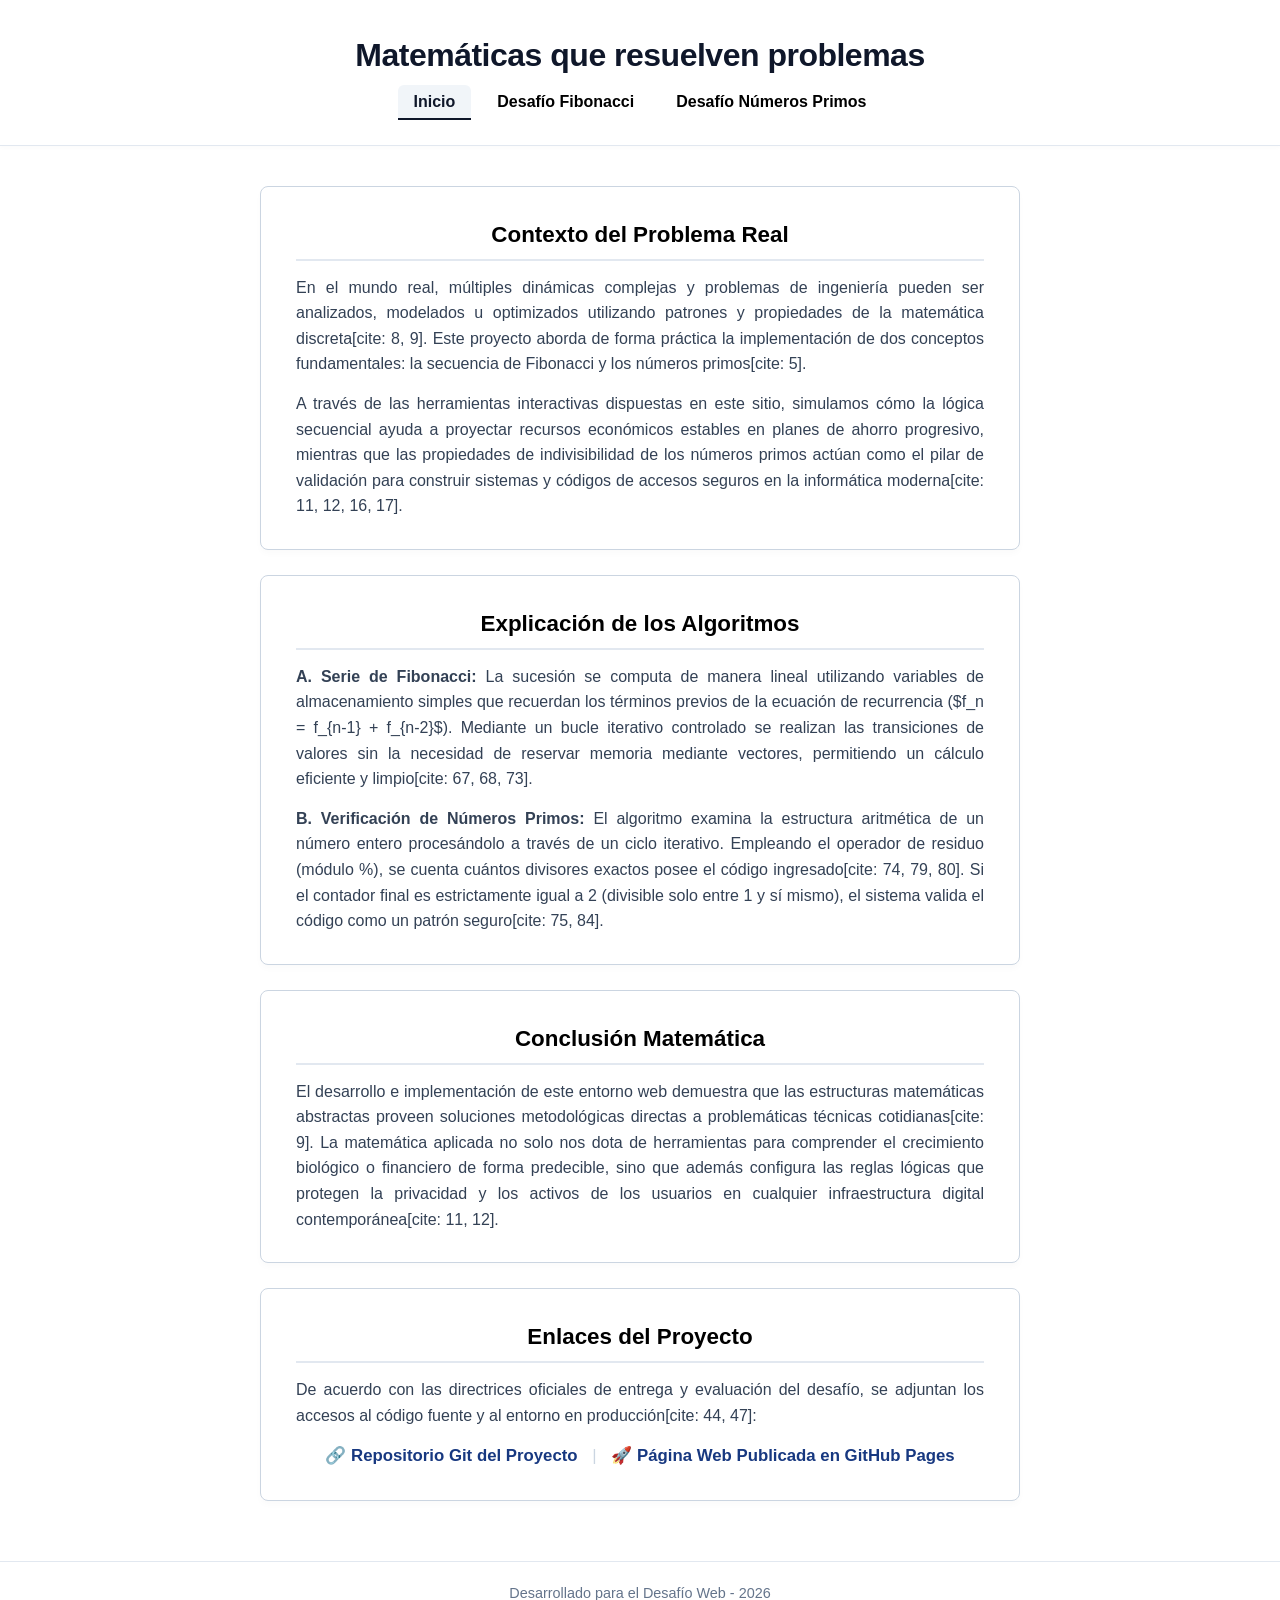
<file: index.html>
<!DOCTYPE html>
<html lang="es">
<head>
    <meta charset="UTF-8">
    <meta name="viewport" content="width=device-width, initial-scale=1.0">
    <title>Matemáticas que resuelven problemas: Fibonacci y Números Primos en la vida real</title>
    <link rel="stylesheet" href="./css/index.css">
</head>
<body>

    <header>
        <h1>Matemáticas que resuelven problemas</h1>
        <nav>
            <ul>
                <li><a href="index.html" class="activo">Inicio</a></li>
                <li><a href="html\fibonacci.html">Desafío Fibonacci</a></li>
                <li><a href="html\primos.html">Desafío Números Primos</a></li>
            </ul>
        </nav>
    </header>

    <main>
        <article class="contenedor-bloque">
            <h2>Contexto del Problema Real</h2>
            <p>En el mundo real, múltiples dinámicas complejas y problemas de ingeniería pueden ser analizados, modelados u optimizados utilizando patrones y propiedades de la matemática discreta[cite: 8, 9]. Este proyecto aborda de forma práctica la implementación de dos conceptos fundamentales: la secuencia de Fibonacci y los números primos[cite: 5].</p>
            <p>A través de las herramientas interactivas dispuestas en este sitio, simulamos cómo la lógica secuencial ayuda a proyectar recursos económicos estables en planes de ahorro progresivo, mientras que las propiedades de indivisibilidad de los números primos actúan como el pilar de validación para construir sistemas y códigos de accesos seguros en la informática moderna[cite: 11, 12, 16, 17].</p>
        </article>

        <article class="contenedor-bloque">
            <h2>Explicación de los Algoritmos</h2>
            <p><strong>A. Serie de Fibonacci:</strong> La sucesión se computa de manera lineal utilizando variables de almacenamiento simples que recuerdan los términos previos de la ecuación de recurrencia ($f_n = f_{n-1} + f_{n-2}$). Mediante un bucle iterativo controlado se realizan las transiciones de valores sin la necesidad de reservar memoria mediante vectores, permitiendo un cálculo eficiente y limpio[cite: 67, 68, 73].</p>
            <p><strong>B. Verificación de Números Primos:</strong> El algoritmo examina la estructura aritmética de un número entero procesándolo a través de un ciclo iterativo. Empleando el operador de residuo (módulo %), se cuenta cuántos divisores exactos posee el código ingresado[cite: 74, 79, 80]. Si el contador final es estrictamente igual a 2 (divisible solo entre 1 y sí mismo), el sistema valida el código como un patrón seguro[cite: 75, 84].</p>
        </article>

        <article class="contenedor-bloque">
            <h2>Conclusión Matemática</h2>
            <p>El desarrollo e implementación de este entorno web demuestra que las estructuras matemáticas abstractas proveen soluciones metodológicas directas a problemáticas técnicas cotidianas[cite: 9]. La matemática aplicada no solo nos dota de herramientas para comprender el crecimiento biológico o financiero de forma predecible, sino que además configura las reglas lógicas que protegen la privacidad y los activos de los usuarios en cualquier infraestructura digital contemporánea[cite: 11, 12].</p>
        </article>

        <article class="contenedor-bloque enlaces-proyecto">
            <h2>Enlaces del Proyecto</h2>
            <p>De acuerdo con las directrices oficiales de entrega y evaluación del desafío, se adjuntan los accesos al código fuente y al entorno en producción[cite: 44, 47]:</p>
            <div class="caja-enlaces">
                🔗 <a href="https://github.com/jesus777justohuan-glitch/desafio-formulas-matematicas.git" target="_blank">Repositorio Git del Proyecto</a>
                <span class="separador">|</span>
                🚀 <a href="" target="_blank">Página Web Publicada en GitHub Pages</a>
            </div>
        </article>
    </main>

    <footer>
        <p>Desarrollado para el Desafío Web - 2026</p>
    </footer>

</body>
</html>
</file>
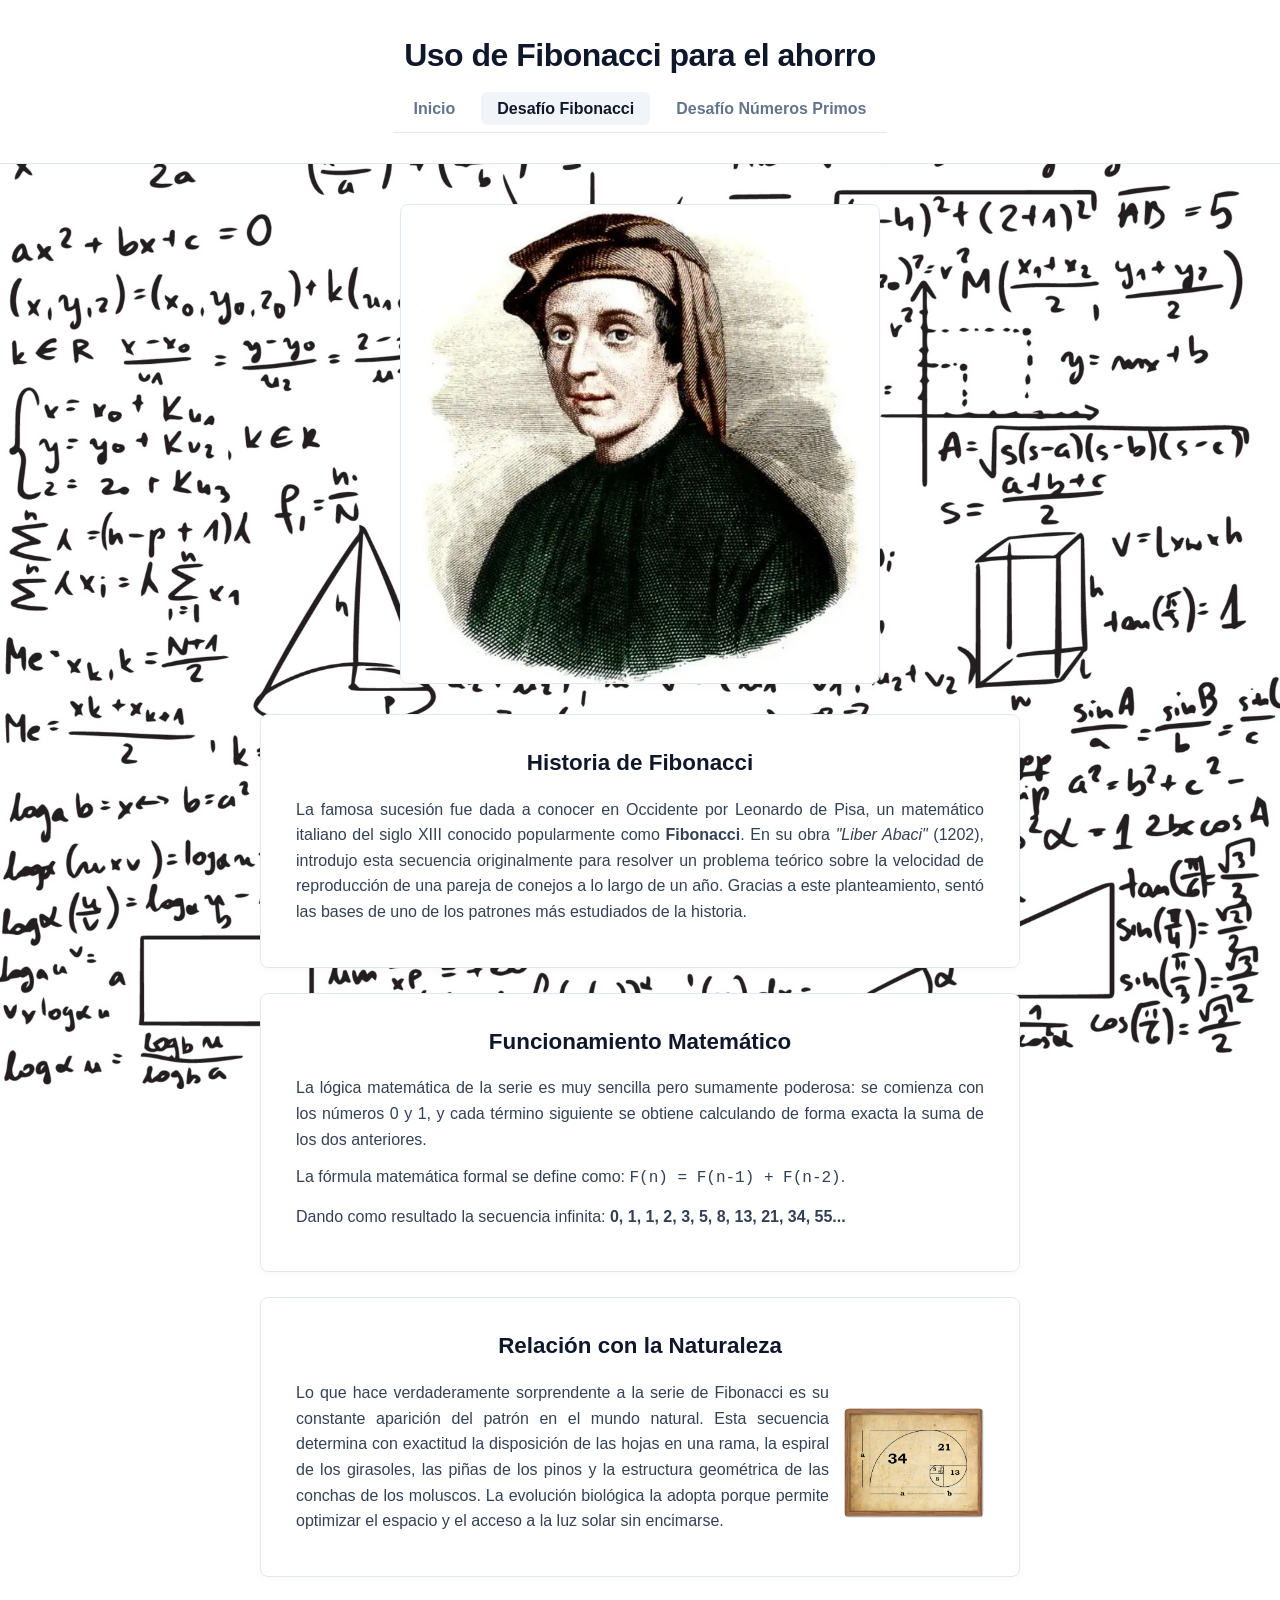
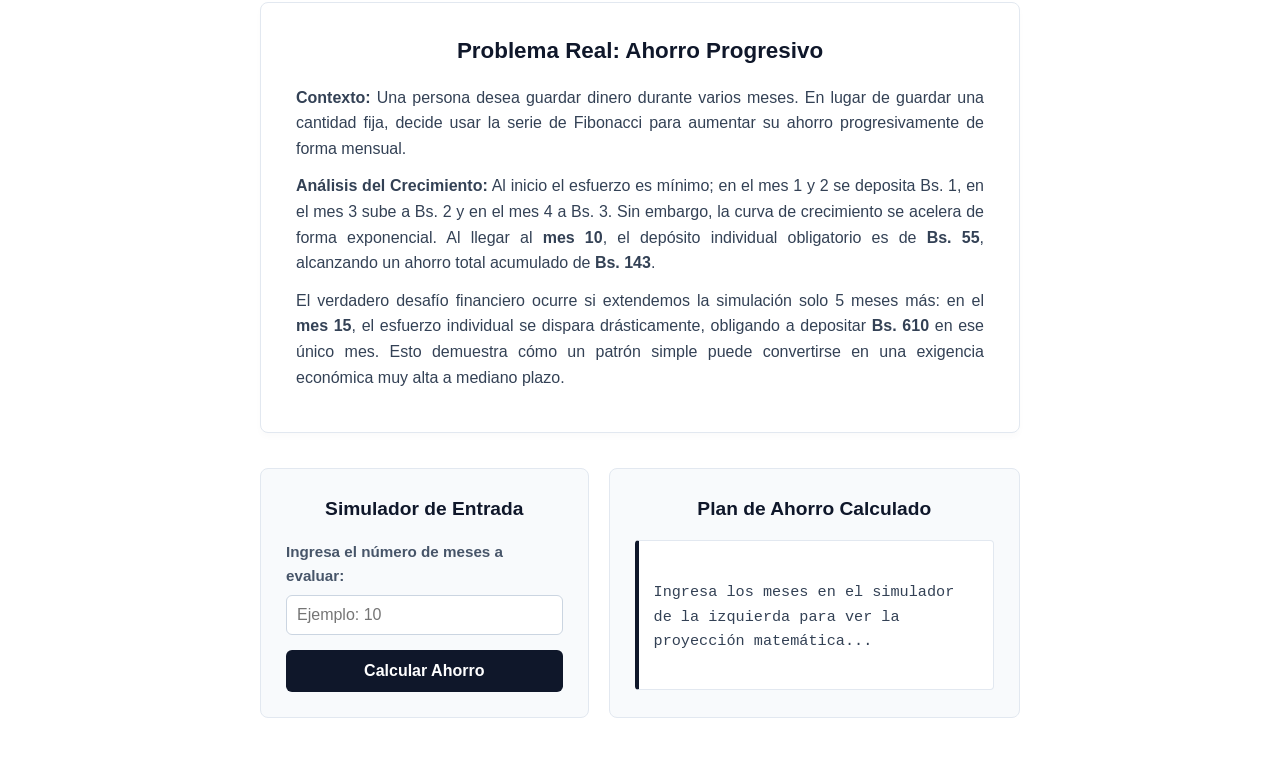
<file: html/fibonacci.html>
<!DOCTYPE html>
<html lang="es">
<head>
    <meta charset="UTF-8">
    <meta name="viewport" content="width=device-width, initial-scale=1.0">
    <title>Desafío Fibonacci - Estudio Completo</title>
    <link rel="stylesheet" href="../css/fibonacci.css">
</head>
<body>

    <header>
        <h1>Uso de Fibonacci para el ahorro</h1>
        <nav>
            <ul>
                <li><a href="../index.html">Inicio</a></li>
                <li><a href="../html/fibonacci.html" class="activo">Desafío Fibonacci</a></li>
                <li><a href="../html/primos.html">Desafío Números Primos</a></li>
            </ul>
        </nav>
    </header>

    <main class="contenedor-lineal">
        
        <div class="banner-presentacion">
            <img src="../img/_105753214_gettyimages-525515512.jpg.webp" alt="Gráfico de la Sucesión de Fibonacci">
        </div>

        <article class="contenedor-bloque">
            <h2>Historia de Fibonacci</h2>
            <p>La famosa sucesión fue dada a conocer en Occidente por Leonardo de Pisa, un matemático italiano del siglo XIII conocido popularmente como <strong>Fibonacci</strong>. En su obra <em>"Liber Abaci"</em> (1202), introdujo esta secuencia originalmente para resolver un problema teórico sobre la velocidad de reproducción de una pareja de conejos a lo largo de un año. Gracias a este planteamiento, sentó las bases de uno de los patrones más estudiados de la historia.</p>
        </article>

        <article class="contenedor-bloque">
            <h2>Funcionamiento Matemático</h2>
            <p>La lógica matemática de la serie es muy sencilla pero sumamente poderosa: se comienza con los números 0 y 1, y cada término siguiente se obtiene calculando de forma exacta la suma de los dos anteriores.</p>
            <p>La fórmula matemática formal se define como: <code>F(n) = F(n-1) + F(n-2)</code>.</p>
            <p>Dando como resultado la secuencia infinita: <strong>0, 1, 1, 2, 3, 5, 8, 13, 21, 34, 55...</strong></p>
        </article>

        <article class="contenedor-bloque">
            <h2>Relación con la Naturaleza</h2>
            <div class="bloque-con-imagen">
                <p>Lo que hace verdaderamente sorprendente a la serie de Fibonacci es su constante aparición del patrón en el mundo natural. Esta secuencia determina con exactitud la disposición de las hojas en una rama, la espiral de los girasoles, las piñas de los pinos y la estructura geométrica de las conchas de los moluscos. La evolución biológica la adopta porque permite optimizar el espacio y el acceso a la luz solar sin encimarse.</p>
                <img src="../img/81blwXVMUfL._AC_UF894,1000_QL80_.jpg" alt="Espiral de Fibonacci en la naturaleza" class="imagen-secundaria-bloque" onerror="this.style.display='none';">
            </div>
        </article>

        <article class="contenedor-bloque">
            <h2>Problema Real: Ahorro Progresivo</h2>
            <p><strong>Contexto:</strong> Una persona desea guardar dinero durante varios meses. En lugar de guardar una cantidad fija, decide usar la serie de Fibonacci para aumentar su ahorro progresivamente de forma mensual.</p>
            <p><strong>Análisis del Crecimiento:</strong> Al inicio el esfuerzo es mínimo; en el mes 1 y 2 se deposita Bs. 1, en el mes 3 sube a Bs. 2 y en el mes 4 a Bs. 3. Sin embargo, la curva de crecimiento se acelera de forma exponencial. Al llegar al <strong>mes 10</strong>, el depósito individual obligatorio es de <strong>Bs. 55</strong>, alcanzando un ahorro total acumulado de <strong>Bs. 143</strong>.</p>
            <p>El verdadero desafío financiero ocurre si extendemos la simulación solo 5 meses más: en el <strong>mes 15</strong>, el esfuerzo individual se dispara drásticamente, obligando a depositar <strong>Bs. 610</strong> en ese único mes. Esto demuestra cómo un patrón simple puede convertirse en una exigencia económica muy alta a mediano plazo.</p>
        </article>

        <section class="zona-simulador">
            
            <div class="contenedor-bloque-interactivo elemento-formulario">
                <h3>Simulador de Entrada</h3>
                <form id="formularioFibonacci" onsubmit="event.preventDefault();">
                    <div class="grupo-formulario">
                        <label for="meses">Ingresa el número de meses a evaluar:</label>
                        <input type="number" id="meses" min="1" placeholder="Ejemplo: 10" required>
                    </div>
                    <button type="submit" id="btnCalcularFibo">Calcular Ahorro</button>
                </form>
            </div>

            <div class="contenedor-bloque-interactivo elemento-resultado">
                <h3>Plan de Ahorro Calculado</h3>
                <div id="resultadoFibonacci" class="caja-resultado">
                    Ingresa los meses en el simulador de la izquierda para ver la proyección matemática...
                </div>
            </div>

        </section>

    </main>

    <script src="../javascrip/fibonacci.js"></script>
</body>
</html>
</file>
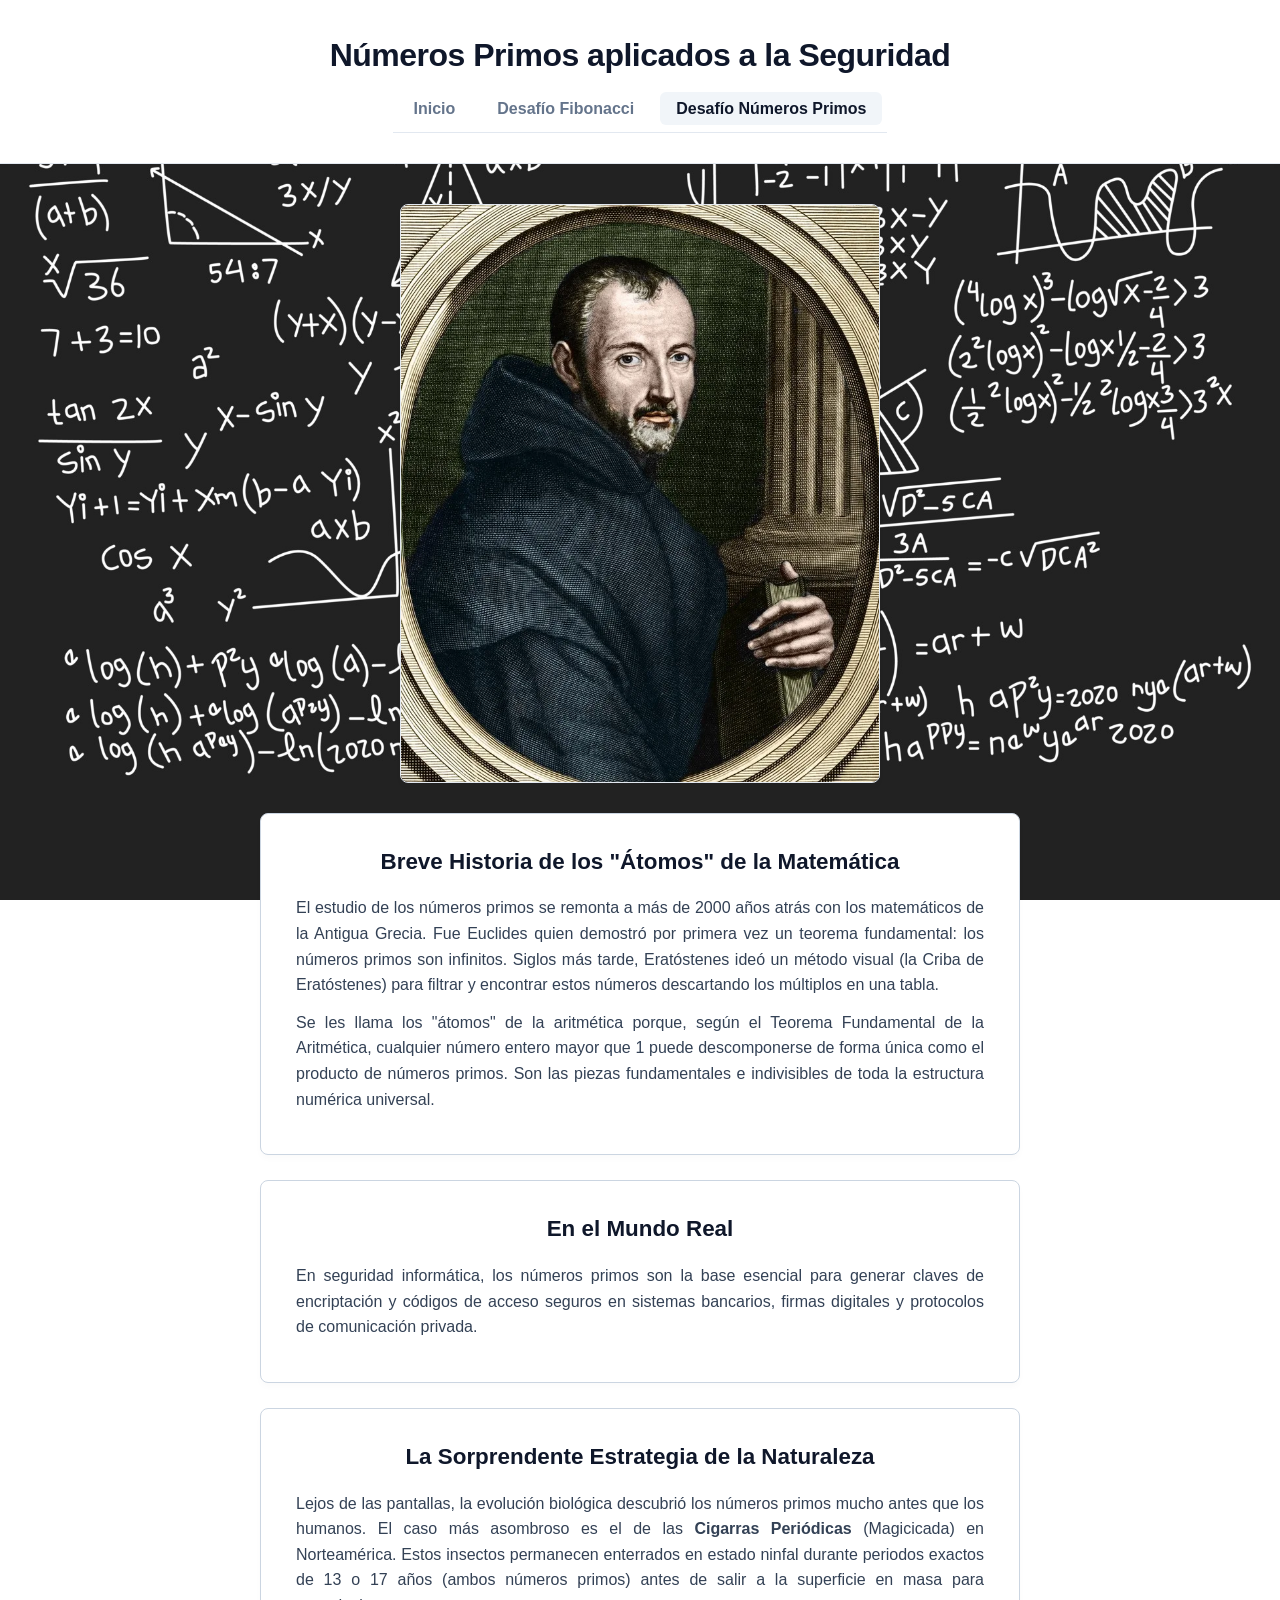
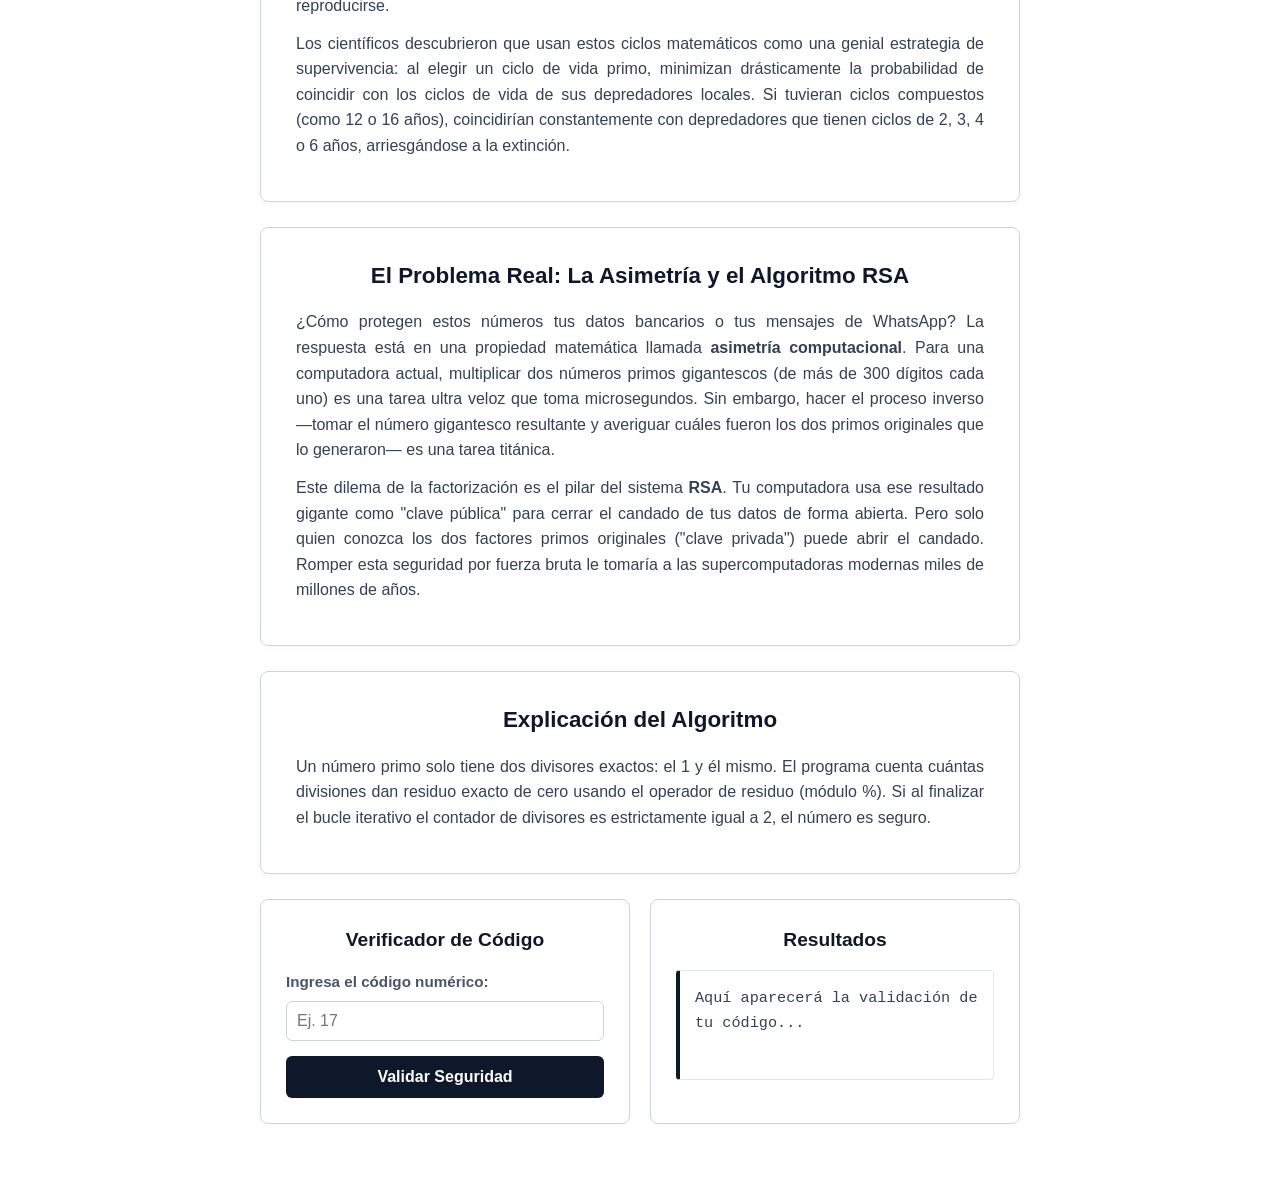
<file: html/primos.html>
<!DOCTYPE html>
<html lang="es">

<head>
    <meta charset="UTF-8">
    <meta name="viewport" content="width=device-width, initial-scale=1.0">
    <title>Desafío Números Primos - Seguridad</title>
    <link rel="stylesheet" href="../css/primos.css">
</head>

<body>

    <header>
        <h1>Números Primos aplicados a la Seguridad</h1>
        <nav>
            <ul>
                <li><a href="../index.html">Inicio</a></li>
                <li><a href="../html/fibonacci.html">Desafío Fibonacci</a></li>
                <li><a href="../html/primos.html" class="activo">Desafío Números Primos</a></li>
            </ul>
        </nav>
    </header>

    <main>
        <div class="banner-presentacion">
            <img src="../img/unknown_artist_-_portrait_of_marin_mersenne_1588_-_1648_of_the_order_of_minimal_fathers_-_meisterdrucke-924152jpg.webp"
                alt="Retrato de Marin Mersenne">
        </div>

        <article class="contenedor-bloque">
            <h2>Breve Historia de los "Átomos" de la Matemática</h2>
            <p>El estudio de los números primos se remonta a más de 2000 años atrás con los matemáticos de la Antigua
                Grecia. Fue Euclides quien demostró por primera vez un teorema fundamental: los números primos son
                infinitos. Siglos más tarde, Eratóstenes ideó un método visual (la Criba de Eratóstenes) para filtrar y
                encontrar estos números descartando los múltiplos en una tabla.</p>
            <p>Se les llama los "átomos" de la aritmética porque, según el Teorema Fundamental de la Aritmética,
                cualquier número entero mayor que 1 puede descomponerse de forma única como el producto de números
                primos. Son las piezas fundamentales e indivisibles de toda la estructura numérica universal.</p>
        </article>

        <article class="contenedor-bloque">
            <h2>En el Mundo Real</h2>
            <p>En seguridad informática, los números primos son la base esencial para generar claves de encriptación y
                códigos de acceso seguros en sistemas bancarios, firmas digitales y protocolos de comunicación privada.
            </p>
        </article>

        <article class="contenedor-bloque">
            <h2>La Sorprendente Estrategia de la Naturaleza</h2>
            <p>Lejos de las pantallas, la evolución biológica descubrió los números primos mucho antes que los humanos.
                El caso más asombroso es el de las <strong>Cigarras Periódicas</strong> (Magicicada) en Norteamérica.
                Estos insectos permanecen enterrados en estado ninfal durante periodos exactos de 13 o 17 años (ambos
                números primos) antes de salir a la superficie en masa para reproducirse.</p>
            <p>Los científicos descubrieron que usan estos ciclos matemáticos como una genial estrategia de
                supervivencia: al elegir un ciclo de vida primo, minimizan drásticamente la probabilidad de coincidir
                con los ciclos de vida de sus depredadores locales. Si tuvieran ciclos compuestos (como 12 o 16 años),
                coincidirían constantemente con depredadores que tienen ciclos de 2, 3, 4 o 6 años, arriesgándose a la
                extinción.</p>
        </article>

        <article class="contenedor-bloque">
            <h2>El Problema Real: La Asimetría y el Algoritmo RSA</h2>
            <p>¿Cómo protegen estos números tus datos bancarios o tus mensajes de WhatsApp? La respuesta está en una
                propiedad matemática llamada <strong>asimetría computacional</strong>. Para una computadora actual,
                multiplicar dos números primos gigantescos (de más de 300 dígitos cada uno) es una tarea ultra veloz que
                toma microsegundos. Sin embargo, hacer el proceso inverso —tomar el número gigantesco resultante y
                averiguar cuáles fueron los dos primos originales que lo generaron— es una tarea titánica.</p>
            <p>Este dilema de la factorización es el pilar del sistema <strong>RSA</strong>. Tu computadora usa ese
                resultado gigante como "clave pública" para cerrar el candado de tus datos de forma abierta. Pero solo
                quien conozca los dos factores primos originales ("clave privada") puede abrir el candado. Romper esta
                seguridad por fuerza bruta le tomaría a las supercomputadoras modernas miles de millones de años.</p>
        </article>

        <article class="contenedor-bloque">
            <h2>Explicación del Algoritmo</h2>
            <p>Un número primo solo tiene dos divisores exactos: el 1 y él mismo. El programa cuenta cuántas divisiones
                dan residuo exacto de cero usando el operador de residuo (módulo %). Si al finalizar el bucle iterativo
                el contador de divisores es estrictamente igual a 2, el número es seguro.</p>
        </article>

        <section class="seccion-interactiva">

            <div class="columna-formulario">
                <h3>Verificador de Código</h3>
                <form id="formularioPrimos" onsubmit="event.preventDefault();">
                    <div class="grupo-formulario">
                        <label for="codigoSec">Ingresa el código numérico:</label>
                        <input type="number" id="codigoSec" min="1" placeholder="Ej. 17" required>
                    </div>
                    <button type="submit" id="btnVerificarPrimo">Validar Seguridad</button>
                </form>
            </div>

            <div class="columna-resultado">
                <h3>Resultados</h3>
                <div id="resultadoPrimos" class="caja-resultado">Aquí aparecerá la validación de tu código...</div>
            </div>

        </section>

    </main>

    <script src="../javascrip/primos.js"></script>
</body>

</html>
</file>
<file: css/index.css>
/* ==========================================================================
   1. CONFIGURACIÓN DEL BOX MODEL Y GENERALES
   ========================================================================== */
* {
    margin: 0;
    padding: 0;
    box-sizing: border-box; /* Garantiza el cálculo exacto de dimensiones */
}

body {
    margin: 0;
    padding: 0;
    min-height: 100vh;
    font-family: Arial, sans-serif;
    color: #333333;
    line-height: 1.6;
    background-color: #ffffff; /* Fondo limpio sin imagen por requerimiento */
}

/* ==========================================================================
   2. HEADER Y NAV TOTALMENTE CENTRADOS Y PROTEGIDOS
   ========================================================================== */
header {
    background-color: #ffffff; 
    color: #0f172a;            
    text-align: center;
    padding: 30px 25px;        
    border-bottom: 1px solid #e2e8f0; 
    box-shadow: 0 2px 4px rgba(0, 0, 0, 0.02); 
}

header h1 {
    font-size: 2rem;
    font-weight: 800;
    margin-bottom: 8px;
    letter-spacing: -0.5px;
}


nav {
    width: 100%;
    text-align: center; 
}

nav ul {
    list-style: none;
    display: inline-flex; 
    padding: 0;
}

nav ul li {
    margin: 0 5px;
}

nav ul li a {
    color: #000000; 
    text-decoration: none;
    font-weight: 600;
    padding: 8px 16px;
    border-radius: 6px;
    transition: all 0.2s ease;
}

nav ul li a:hover {
    color: #0f172a; 
    background-color: #f1f5f9;
}

nav ul li a.activo {
    color: #0f172a;            
    background-color: #f1f5f9; 
    font-weight: 700;
    border-bottom: 2px solid #0f172a; /* Subrayado sutil indicando página activa */
    border-radius: 6px 6px 0 0;
}

/* ==========================================================================
   3. MAQUETACIÓN LINEAL Y CONTENEDORES DE TEXTO
   ========================================================================== */
main {
    max-width: 800px; 
    margin: 40px auto 60px auto;
    padding: 0 20px;
}

.contenedor-bloque {
    background-color: #ffffff;
    padding: 30px 35px; /* Amplio espacio interno para legibilidad */
    margin-bottom: 25px;
    border-radius: 8px; 
    border: 1px solid #cbd5e1; 
    box-shadow: 0 4px 6px rgba(0, 0, 0, 0.02);
}

.contenedor-bloque h2 {
    color: #000000; /* Azul corporativo académico para jerarquía visual */
    font-size: 1.4rem;
    margin-bottom: 14px;
    text-align: center; 
    border-bottom: 2px solid #e2e8f0;
    padding-bottom: 6px;
}

.contenedor-bloque p {
    margin-bottom: 14px;
    text-align: justify; /* Alineación limpia para textos largos */
    color: #334155;
    font-size: 1rem;
}

.contenedor-bloque p:last-child {
    margin-bottom: 0;
}

/* Estilos específicos de la sección de enlaces */
.enlaces-proyecto {
    text-align: center;
}

.caja-enlaces {
    margin-top: 15px;
    font-size: 1.05rem;
}

.enlaces-proyecto a {
    color: #173880;
    text-decoration: none;
    font-weight: bold;
    transition: color 0.2s;
}

.enlaces-proyecto a:hover {
    color: #1d4ed8;
    text-decoration: underline;
}

.enlaces-proyecto .separador {
    color: #cbd5e1;
    margin: 0 10px;
    font-weight: normal;
}

/* ==========================================================================
   4. PIE DE PÁGINA (FOOTER)
   ========================================================================== */
footer {
    background-color: #ffffff;
    color: #64748b;
    text-align: center;
    padding: 20px;
    font-size: 0.9rem;
    border-top: 1px solid #e2e8f0;
    width: 100%;
}

/* ==========================================================================
   5. DISEÑO RESPONSIVO (DIRECCIONAMIENTO PARA DISPOSITIVOS MÓVILES)
   ========================================================================== */
@media (max-width: 768px) {
    header {
        padding: 20px 15px;
    }
    
    header h1 {
        font-size: 1.6rem;
    }

    nav ul {
        flex-direction: column; /* Apila el menú verticalmente en celulares */
        width: 100%;
    }
    
    nav ul li {
        margin: 5px 0;
    }
    
    nav ul li a {
        display: block;
        padding: 10px;
    }

    nav ul li a.activo {
        border-bottom: none;
        border-left: 3px solid #0f172a;
        border-radius: 0 6px 6px 0;
    }

    .contenedor-bloque {
        padding: 20px 20px; /* Reduce espaciados en pantallas pequeñas */
    }
    
    .enlaces-proyecto .separador {
        display: block;
        margin: 10px 0;
        visibility: hidden; /* Convierte el separador en un salto de línea limpio */
    }
}
</file>
<file: css/fibonacci.css>
/* ==========================================================================
   1. CONFIGURACIÓN DEL BOX MODEL Y GENERALES
   ========================================================================== */
* {
    margin: 0;
    padding: 0;
    box-sizing: border-box;
}

body {
    margin: 0;
    padding: 0;
    min-height: 100vh;
    font-family: Arial, sans-serif;
    color: #333;
    line-height: 1.6;
    
    /* Imagen de fondo fija adaptada */
    background-image: url('../img/vecteezy_isolated-vector-math-formulas-on-white-background_6211975.jpg');
    background-size: cover;          /* Cubre toda la pantalla sin deformarse */
    background-position: center;     /* Centra la imagen de fondo */
    background-repeat: no-repeat;    /* Evita que la imagen se duplique en mosaico */
    background-attachment: fixed;    /* Mantiene el fondo quieto al hacer scroll */
}
/* ==========================================================================
   2. HEADER Y NAV TOTALMENTE CENTRADOS Y CON ESPACIADO PROTEGIDO
   ========================================================================== */
header {
    background-color: #ffffff; 
    color: #0f172a;            
    text-align: center;
    padding: 30px 25px;        
    border-bottom: 1px solid #e2e8f0; 
    box-shadow: 0 2px 4px rgba(0, 0, 0, 0.02); 
}

header h1 {
    font-size: 2rem;
    font-weight: 800;
    margin-bottom: 15px;
    letter-spacing: -0.5px;
}

nav {
    width: 100%;
    text-align: center; 
}

nav ul {
    list-style: none;
    display: inline-flex; 
    padding: 0;
    border-bottom: 1px solid #e2e8f0; 
    padding-bottom: 10px;
}

nav ul li {
    margin: 0 5px;
}

nav ul li a {
    color: #64748b; 
    text-decoration: none;
    font-weight: 600;
    padding: 8px 16px;
    border-radius: 6px;
    transition: all 0.2s ease;
}

nav ul li a:hover {
    color: #0f172a; 
    background-color: #f1f5f9;
}

nav ul li a.activo {
    color: #0f172a;            
    background-color: #f1f5f9; 
    font-weight: 700;
}

/* ==========================================================================
   3. MAQUETACIÓN LINEAL (PROTECCIÓN DE TEXTOS RESPECTO A BORDES)
   ========================================================================== */
.contenedor-lineal {
    max-width: 800px; 
    margin: 40px auto 60px auto;
    padding: 0 20px;
}

.contenedor-bloque {
    background-color: #ffffff;
    padding: 30px 35px; 
    margin-bottom: 25px;
    border-radius: 8px; 
    border: 1px solid #e2e8f0; 
    box-shadow: 0 4px 6px rgba(0, 0, 0, 0.02);
}

.contenedor-bloque h2 {
    color: #0f172a;
    font-size: 1.4rem;
    margin-bottom: 16px;
    text-align: center; 
}

.contenedor-bloque p {
    margin-bottom: 12px;
    text-align: justify; 
    color: #334155;
    font-size: 1rem;
}

/* ==========================================================================
   4. CONTROL DE IMÁGENES
   ========================================================================== */
.banner-presentacion {
    width: 100%;
    max-width: 480px;        
    height: auto;            
    margin: 10px auto 30px auto; 
    overflow: hidden;
    border-radius: 8px;
    border: 1px solid #e2e8f0;
    box-shadow: 0 4px 6px rgba(0, 0, 0, 0.02); 
}

.banner-presentacion img {
    width: 100%;
    height: auto;            
    display: block;          
    object-fit: contain;     
}

.bloque-con-imagen {
    display: flex;
    gap: 15px;
    align-items: center;
}

.imagen-secundaria-bloque {
    max-width: 140px;
    height: auto;
    border-radius: 6px;
}

/* ==========================================================================
   5. SECCIÓN INTERACTIVA (SIMULADOR EN LA BASE)
   ========================================================================== */
.zona-simulador {
    display: flex;
    flex-direction: row;
    gap: 20px;
    margin-top: 35px;
}

.contenedor-bloque-interactivo {
    background-color: #f8fafc; 
    padding: 25px;
    border: 1px solid #e2e8f0;
    border-radius: 8px;
}

.elemento-formulario {
    flex: 1;
}

.elemento-resultado {
    flex: 1.3;
}

.contenedor-bloque-interactivo h3 {
    color: #0f172a;
    font-size: 1.2rem;
    margin-bottom: 15px;
    text-align: center; 
}

.grupo-formulario {
    margin-bottom: 15px;
}

.grupo-formulario label {
    display: block;
    margin-bottom: 6px;
    font-weight: 600;
    color: #475569;
    font-size: 0.95rem;
}

.grupo-formulario input {
    width: 100%;
    padding: 10px;
    font-size: 1rem;
    border: 1px solid #cbd5e1;
    border-radius: 6px;
    outline: none;
    background-color: #ffffff;
}

.grupo-formulario input:focus {
    border-color: #94a3b8;
}

button {
    width: 100%;
    background-color: #0f172a; 
    color: #ffffff;
    border: none;
    padding: 12px;
    font-size: 1rem;
    font-weight: 600;
    border-radius: 6px;
    cursor: pointer;
    transition: background 0.2s ease;
}

button:hover {
    background-color: #334155;
}

.caja-resultado {
    background-color: #ffffff;
    border: 1px solid #e2e8f0;
    border-left: 4px solid #0f172a; 
    padding: 15px;
    font-family: 'Courier New', Courier, monospace;
    font-size: 0.95rem;
    white-space: pre-line;
    border-radius: 4px;
    color: #334155;
    min-height: 150px;
}

/* RESPONSIVIDAD INDEPENDIENTE */
@media (max-width: 768px) {
    .zona-simulador {
        flex-direction: column;
    }
    nav ul {
        flex-direction: column;
    }
    nav ul li {
        margin: 4px 0;
    }
    .contenedor-bloque {
        padding: 20px 20px; 
    }
}
</file>
<file: css/primos.css>
/* ==========================================================================
   1. CONFIGURACIÓN DEL BOX MODEL Y GENERALES
   ========================================================================== */
* {
    margin: 0;
    padding: 0;
    box-sizing: border-box;
}

body {
    margin: 0;
    padding: 0;
    min-height: 100vh;
    font-family: Arial, sans-serif;
    color: #333;
    line-height: 1.6;
    
    /* SE MANTIENE EL FONDO CON LA IMAGEN QUE SOLICITASTE */
    background-image: url('../img/vecteezy_realistic-math-chalkboard-background-illustration_7000010.jpg');
    background-size: cover;          
    background-position: center;     
    background-repeat: no-repeat;    
    background-attachment: fixed;    
}

/* ==========================================================================
   2. HEADER Y NAV TOTALMENTE CENTRADOS
   ========================================================================== */
header {
    background-color: #ffffff; 
    color: #0f172a;            
    text-align: center;
    padding: 30px 25px;        
    border-bottom: 1px solid #e2e8f0; 
    box-shadow: 0 2px 4px rgba(0, 0, 0, 0.02); 
}

header h1 {
    font-size: 2rem;
    font-weight: 800;
    margin-bottom: 15px;
    letter-spacing: -0.5px;
}

nav {
    width: 100%;
    text-align: center; 
}

nav ul {
    list-style: none;
    display: inline-flex; 
    padding: 0;
    border-bottom: 1px solid #e2e8f0; 
    padding-bottom: 10px;
}

nav ul li {
    margin: 0 5px;
}

nav ul li a {
    color: #64748b; 
    text-decoration: none;
    font-weight: 600;
    padding: 8px 16px;
    border-radius: 6px;
    transition: all 0.2s ease;
}

nav ul li a:hover {
    color: #0f172a; 
    background-color: #f1f5f9;
}

nav ul li a.activo {
    color: #0f172a;            
    background-color: #f1f5f9; 
    font-weight: 700;
}

/* ==========================================================================
   3. BANNER DE PRESENTACIÓN
   ========================================================================== */
.banner-presentacion {
    width: 100%;
    max-width: 480px;        
    height: auto;            
    margin: 10px auto 30px auto; 
    overflow: hidden;
    border-radius: 8px;
    border: 1px solid #e2e8f0;
    box-shadow: 0 4px 6px rgba(0, 0, 0, 0.02); 
}

.banner-presentacion img {
    width: 100%;
    height: auto;            
    display: block;          
    object-fit: contain;     
}

.bloque-con-imagen {
    display: flex;
    gap: 15px;
    align-items: center;
}

.imagen-secundaria-bloque {
    max-width: 140px;
    height: auto;
    border-radius: 6px;
}

/* ==========================================================================
   4. MAQUETACIÓN LINEAL Y TEXTO PROTEGIDO
   ========================================================================== */
main {
    max-width: 800px; 
    margin: 40px auto 60px auto;
    padding: 0 20px;
}

.contenedor-bloque {
    background-color: #ffffff;
    padding: 30px 35px; 
    margin-bottom: 25px;
    border-radius: 8px; 
    border: 1px solid #cbd5e1; 
    box-shadow: 0 4px 6px rgba(0, 0, 0, 0.02);
}

.contenedor-bloque h2 {
    color: #0f172a;
    font-size: 1.4rem;
    margin-bottom: 16px;
    text-align: center; 
}

.contenedor-bloque p {
    margin-bottom: 12px;
    text-align: justify; 
    color: #334155;
    font-size: 1rem;
}

/* ==========================================================================
   5. SECCIÓN INTERACTIVA (SIMULADOR PARALELO)
   ========================================================================== */
.seccion-interactiva {
    display: flex;
    flex-direction: row; 
    gap: 20px;
    margin-bottom: 25px;
}

.columna-formulario, .columna-resultado {
    flex: 1;
    background-color: #ffffff;
    padding: 25px;
    border: 1px solid #cbd5e1;
    border-radius: 8px;
    box-shadow: 0 4px 6px rgba(0, 0, 0, 0.02);
}

.seccion-interactiva h3 {
    color: #0f172a;
    font-size: 1.2rem;
    margin-bottom: 15px;
    text-align: center;
}

.grupo-formulario {
    margin-bottom: 15px;
}

.grupo-formulario label {
    display: block;
    margin-bottom: 6px;
    font-weight: 600;
    color: #475569;
    font-size: 0.95rem;
}

.grupo-formulario input {
    width: 100%;
    padding: 10px;
    font-size: 1rem;
    border: 1px solid #cbd5e1;
    border-radius: 6px;
    outline: none;
    background-color: #ffffff;
}

.grupo-formulario input:focus {
    border-color: #94a3b8;
}

button {
    width: 100%;
    background-color: #0f172a; 
    color: #ffffff;
    border: none;
    padding: 12px;
    font-size: 1rem;
    font-weight: 600;
    border-radius: 6px;
    cursor: pointer;
    transition: background 0.2s ease;
}

button:hover {
    background-color: #334155;
}

.caja-resultado {
    background-color: #ffffff;
    border: 1px solid #e2e8f0;
    border-left: 4px solid #0f172a; 
    padding: 15px;
    font-family: 'Courier New', Courier, monospace;
    font-size: 0.95rem;
    white-space: pre-line;
    border-radius: 4px;
    color: #334155;
    min-height: 110px;
}

/* ==========================================================================
   6. RESPONSIVIDAD CON @MEDIA
   ========================================================================== */
@media (max-width: 768px) {
    .seccion-interactiva {
        flex-direction: column; 
    }
    nav ul {
        flex-direction: column;
    }
    nav ul li {
        margin: 4px 0;
    }
    .contenedor-bloque, .columna-formulario, .columna-resultado {
        padding: 20px 20px; 
    }
}
</file>
